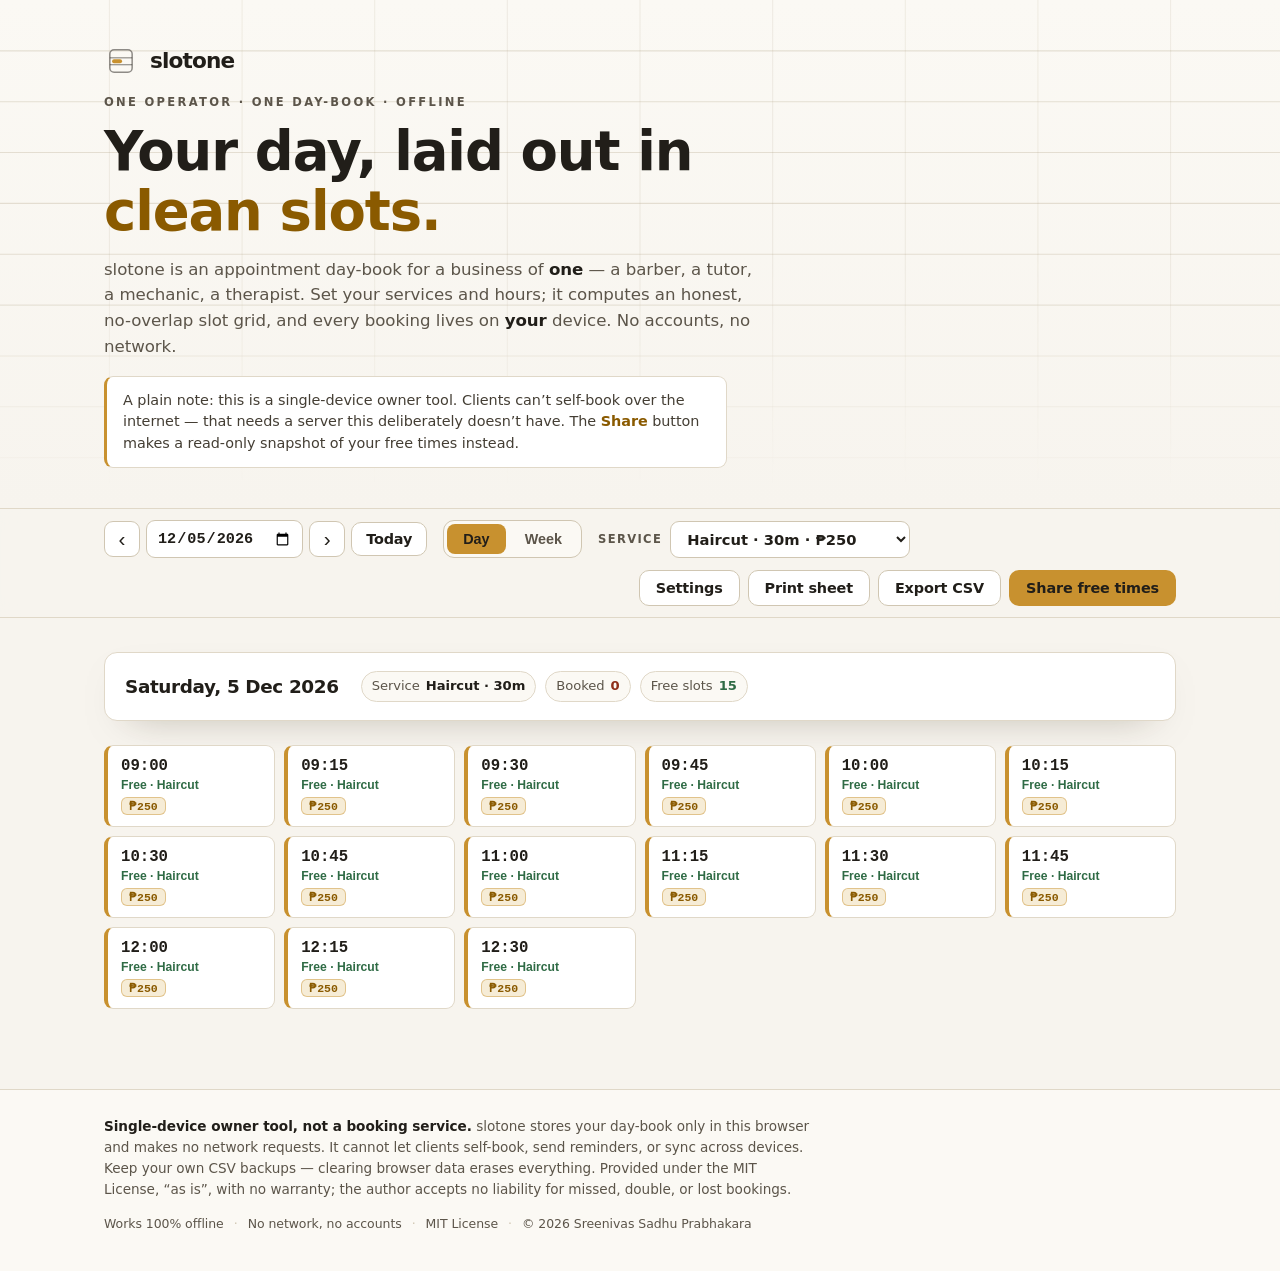
<file: index.html>
<!doctype html>
<html lang="en">
<head>
  <meta charset="utf-8">
  <meta name="viewport" content="width=device-width, initial-scale=1">
  <meta http-equiv="Content-Security-Policy" content="default-src 'self'; connect-src 'none'; img-src 'self' data:; base-uri 'none'; form-action 'none'; frame-ancestors 'none'; object-src 'none'">
  <title>slotone — a booking day-book for a one-person business</title>
  <meta name="description" content="A single-device appointment day-book for solo operators. Set your services and hours; slotone computes a clean, no-overlap slot grid, books into your local day-book, prints a day sheet, and exports CSV. Private and fully offline.">
  <meta name="color-scheme" content="light dark">
  <link rel="canonical" href="https://sreenivas-sadhu-prabhakara.github.io/slotone/">
  <meta name="robots" content="index, follow, max-image-preview:large">
  <meta name="author" content="Sreenivas Sadhu Prabhakara">
  <meta name="keywords" content="appointment book, booking day-book, solo business scheduling, barber booking, tutor scheduler, slot generator, no-overlap appointments, offline scheduling app, printable day sheet, availability snapshot">
  <meta name="theme-color" content="#17150F" media="(prefers-color-scheme: dark)">
  <meta name="theme-color" content="#F7F4EE" media="(prefers-color-scheme: light)">

  <!-- Open Graph -->
  <meta property="og:type" content="website">
  <meta property="og:site_name" content="slotone">
  <meta property="og:title" content="slotone — a booking day-book for a one-person business">
  <meta property="og:description" content="Set your services and hours; slotone computes a clean, no-overlap slot grid, books into your local day-book, prints a day sheet, and exports CSV. Private and fully offline.">
  <meta property="og:url" content="https://sreenivas-sadhu-prabhakara.github.io/slotone/">
  <meta property="og:locale" content="en_US">
  <meta property="og:image" content="https://sreenivas-sadhu-prabhakara.github.io/slotone/og-image.png">
  <meta property="og:image:width" content="1200">
  <meta property="og:image:height" content="630">
  <meta property="og:image:alt" content="slotone — one operator, one clean day-book">

  <!-- Twitter -->
  <meta name="twitter:card" content="summary_large_image">
  <meta name="twitter:title" content="slotone — a booking day-book for a one-person business">
  <meta name="twitter:description" content="Set your services and hours; slotone computes a clean, no-overlap slot grid, books into your local day-book, prints a day sheet, and exports CSV. Private and fully offline.">
  <meta name="twitter:image" content="https://sreenivas-sadhu-prabhakara.github.io/slotone/og-image.png">
  <meta name="twitter:image:alt" content="slotone — one operator, one clean day-book">

  <link rel="stylesheet" href="styles.css">
  <link rel="icon" href="favicon.svg" type="image/svg+xml">
  <link rel="apple-touch-icon" href="apple-touch-icon.png">
  <link rel="manifest" href="manifest.webmanifest">

  <!-- Structured data (data block; not affected by script-src) -->
  <script type="application/ld+json">
  {
    "@context": "https://schema.org",
    "@type": "WebApplication",
    "name": "slotone",
    "description": "A single-device appointment day-book for one-person businesses. Define services and working hours; slotone computes a no-overlap bookable slot grid respecting duration, buffer and blocked dates, books into a local day-book, prints a day sheet, exports CSV, and generates a shareable read-only availability snapshot. Private and fully offline.",
    "url": "https://sreenivas-sadhu-prabhakara.github.io/slotone/",
    "applicationCategory": "BusinessApplication",
    "operatingSystem": "Any (modern web browser)",
    "browserRequirements": "Requires a modern web browser with JavaScript enabled.",
    "isAccessibleForFree": true,
    "offers": { "@type": "Offer", "price": "0", "priceCurrency": "USD" },
    "license": "https://opensource.org/licenses/MIT",
    "author": { "@type": "Person", "name": "Sreenivas Sadhu Prabhakara" },
    "softwareVersion": "0.1.0",
    "featureList": [
      "Define services with duration, price and colour",
      "Set working hours per weekday plus slot interval and buffer",
      "Days off and one-off blocked dates",
      "Computed no-overlap slot grid for a day or a week",
      "Book appointments into a local day-book",
      "Printable day sheet",
      "Export bookings to RFC-4180 CSV",
      "Shareable read-only availability snapshot",
      "Runs 100% offline in your browser"
    ]
  }
  </script>
  <script type="application/ld+json">
  {
    "@context": "https://schema.org",
    "@type": "FAQPage",
    "mainEntity": [
      {
        "@type": "Question",
        "name": "Can my clients book their own appointments through slotone?",
        "acceptedAnswer": {
          "@type": "Answer",
          "text": "No. slotone is a single-device tool for the owner. Real self-booking needs a shared server that two people can reach at the same time, and slotone has no backend by design. Instead you book appointments yourself, and you can generate a read-only snapshot of your free times to send to a client so they can pick and message you."
        }
      },
      {
        "@type": "Question",
        "name": "How does slotone stop two appointments from overlapping?",
        "acceptedAnswer": {
          "@type": "Answer",
          "text": "A slot is offered only if the appointment plus its buffer fits inside your working hours and does not collide with any existing appointment's reserved time (its duration plus buffer) or any blocked range. The overlap test is half-open, so an appointment ending at 10:00 and one starting at 10:00 never conflict. This rule is unit-tested."
        }
      },
      {
        "@type": "Question",
        "name": "Where is my booking data stored?",
        "acceptedAnswer": {
          "@type": "Answer",
          "text": "Only in your own browser's local storage on this one device. A strict Content-Security-Policy blocks every network request, so nothing about your clients or schedule is ever transmitted. Clearing your browser data, or using a different device or browser, means the day-book is not there — so export a CSV backup regularly."
        }
      }
    ]
  }
  </script>
</head>
<body>
  <a class="skip-link" href="#daybook">Skip to my day-book</a>

  <!-- ============ HERO ============ -->
  <header class="hero" id="top">
    <div class="hero__grid" aria-hidden="true">
      <svg class="tgrid" viewBox="0 0 1440 460" preserveAspectRatio="xMidYMid slice" role="presentation">
        <g class="tgrid__lines"></g>
      </svg>
    </div>

    <div class="hero__inner">
      <div class="brandline">
        <svg class="brandmark" viewBox="0 0 32 32" aria-hidden="true">
          <rect x="5.5" y="5.5" width="21" height="21" rx="4" fill="none" stroke="currentColor" stroke-width="1.4" opacity="0.5"/>
          <line x1="5.5" y1="13" x2="26.5" y2="13" stroke="currentColor" stroke-width="1.1" opacity="0.5"/>
          <line x1="5.5" y1="19.5" x2="26.5" y2="19.5" stroke="currentColor" stroke-width="1.1" opacity="0.5"/>
          <rect x="7.6" y="14.4" width="9.4" height="3.6" rx="1.8" class="brandmark__fill"/>
        </svg>
        <span class="brandline__name">slotone</span>
      </div>
      <p class="eyebrow">One operator &middot; one day-book &middot; offline</p>
      <h1 class="hero__title">Your day, laid out in <span class="hero__accent">clean slots.</span></h1>
      <p class="hero__lede">
        slotone is an appointment day-book for a business of <em>one</em> &mdash; a barber, a tutor,
        a mechanic, a therapist. Set your services and hours; it computes an honest, no-overlap
        slot grid, and every booking lives on <em>your</em> device. No accounts, no network.
      </p>
      <p class="hero__honest">
        A plain note: this is a single-device owner tool. Clients can&rsquo;t self-book over the
        internet &mdash; that needs a server this deliberately doesn&rsquo;t have. The
        <strong>Share</strong> button makes a read-only snapshot of your free times instead.
      </p>
    </div>
  </header>

  <!-- ============ TOOLBAR ============ -->
  <div class="toolbar" id="daybook">
    <div class="toolbar__inner">
      <div class="datectl">
        <button type="button" class="navbtn" id="prevDay" aria-label="Previous day">&#8249;</button>
        <label class="datefield">
          <span class="visually-hidden">Selected date</span>
          <input type="date" id="dateInput" aria-label="Selected date">
        </label>
        <button type="button" class="navbtn" id="nextDay" aria-label="Next day">&#8250;</button>
        <button type="button" class="btn btn--ghost btn--today" id="todayBtn">Today</button>
      </div>

      <div class="viewctl" role="tablist" aria-label="View">
        <button type="button" class="viewtab is-active" id="tabDay" role="tab" aria-selected="true">Day</button>
        <button type="button" class="viewtab" id="tabWeek" role="tab" aria-selected="false">Week</button>
      </div>

      <div class="svcctl">
        <label class="svcpick">
          <span class="svcpick__label">Service</span>
          <select id="serviceSelect" aria-label="Service to book"></select>
        </label>
      </div>

      <div class="toolbar__actions">
        <button type="button" class="btn btn--ghost" id="settingsBtn" aria-expanded="false" aria-controls="settings">Settings</button>
        <button type="button" class="btn btn--ghost" id="printBtn">Print sheet</button>
        <button type="button" class="btn btn--ghost" id="exportBtn">Export CSV</button>
        <button type="button" class="btn btn--primary" id="shareBtn">Share free times</button>
      </div>
    </div>
  </div>

  <main>
    <!-- ============ SETTINGS (collapsible) ============ -->
    <section class="settings" id="settings" aria-label="Settings" hidden>
      <div class="settings__inner">
        <div class="settings__col">
          <h2 class="settings__h">Business</h2>
          <label class="field">
            <span class="field__label">Business name</span>
            <input type="text" id="bizName" maxlength="60" placeholder="e.g. Ada&rsquo;s Cuts" autocomplete="off">
          </label>
          <label class="field">
            <span class="field__label">Contact line for the share snapshot</span>
            <input type="text" id="bizContact" maxlength="90" placeholder="e.g. Message 0917-000-0000 to book" autocomplete="off">
          </label>

          <h2 class="settings__h">Grid rules</h2>
          <div class="tworow">
            <label class="field">
              <span class="field__label">Slot interval</span>
              <select id="interval">
                <option value="10">10 min</option>
                <option value="15" selected>15 min</option>
                <option value="20">20 min</option>
                <option value="30">30 min</option>
                <option value="60">60 min</option>
              </select>
            </label>
            <label class="field">
              <span class="field__label">Buffer after each appt</span>
              <select id="buffer">
                <option value="0" selected>0 min</option>
                <option value="5">5 min</option>
                <option value="10">10 min</option>
                <option value="15">15 min</option>
                <option value="30">30 min</option>
              </select>
            </label>
          </div>
          <p class="hint">The grid steps by the interval. Buffer is protected time <em>after</em> each booking (cleanup, notes) that nothing else may use.</p>
        </div>

        <div class="settings__col">
          <h2 class="settings__h">Working hours</h2>
          <div class="hours" id="hours"></div>
          <p class="hint">Untick a day to mark it off. Times are 24-hour, local to this device.</p>
        </div>

        <div class="settings__col">
          <div class="settings__hrow">
            <h2 class="settings__h settings__h--flush">Services</h2>
            <button type="button" class="btn btn--mini" id="addService">+ Add service</button>
          </div>
          <div class="services" id="servicesList"></div>

          <div class="settings__hrow">
            <h2 class="settings__h settings__h--flush">Blocked dates</h2>
            <button type="button" class="btn btn--mini" id="addBlock">+ Block a date</button>
          </div>
          <div class="blocks" id="blocksList"></div>
          <p class="hint">Block a whole date (holiday) or a time range within a date (dentist run, lunch).</p>
        </div>
      </div>
      <div class="settings__foot">
        <button type="button" class="btn btn--ghost btn--danger" id="wipeBtn">Erase all data</button>
        <span class="hint">Everything is saved to this browser only, as you type.</span>
      </div>
    </section>

    <!-- ============ DAY / WEEK HEADER ============ -->
    <section class="sheethead" id="sheetHead" aria-live="polite"></section>

    <!-- ============ THE GRID ============ -->
    <section class="grid" id="grid" aria-label="Slot grid"></section>
  </main>

  <!-- ============ BOOK DIALOG (non-modal panel) ============ -->
  <div class="sheet" id="bookSheet" hidden role="dialog" aria-modal="true" aria-labelledby="bookTitle">
    <div class="sheet__backdrop" id="bookBackdrop"></div>
    <div class="sheet__panel" role="document">
      <h2 class="sheet__title" id="bookTitle">Book a slot</h2>
      <p class="sheet__when" id="bookWhen"></p>
      <form id="bookForm" novalidate>
        <label class="field">
          <span class="field__label">Client name</span>
          <input type="text" id="clientName" maxlength="80" autocomplete="off" required>
        </label>
        <label class="field">
          <span class="field__label">Note <span class="field__opt">(optional)</span></span>
          <input type="text" id="clientNote" maxlength="140" autocomplete="off">
        </label>
        <div class="sheet__actions">
          <button type="button" class="btn btn--ghost" id="bookCancel">Cancel</button>
          <button type="submit" class="btn btn--primary" id="bookConfirm">Book it</button>
        </div>
      </form>
    </div>
  </div>

  <!-- ============ SHARE DIALOG ============ -->
  <div class="sheet" id="shareSheet" hidden role="dialog" aria-modal="true" aria-labelledby="shareTitle">
    <div class="sheet__backdrop" id="shareBackdrop"></div>
    <div class="sheet__panel sheet__panel--wide" role="document">
      <h2 class="sheet__title" id="shareTitle">Share your free times</h2>
      <p class="sheet__sub">A read-only snapshot of when you&rsquo;re open, for the dates shown. It is <strong>not</strong> a live booking page &mdash; clients read it and message you to book.</p>
      <div class="share__body" id="shareBody"></div>
      <div class="sheet__actions">
        <button type="button" class="btn btn--ghost" id="shareCopy">Copy as text</button>
        <button type="button" class="btn btn--ghost" id="sharePrint">Print snapshot</button>
        <button type="button" class="btn btn--primary" id="shareClose">Done</button>
      </div>
    </div>
  </div>

  <!-- toast -->
  <div class="toast" id="toast" role="status" aria-live="polite" hidden></div>

  <!-- ============ FOOTER ============ -->
  <footer class="foot">
    <div class="foot__inner">
      <p class="foot__disclaimer">
        <strong>Single-device owner tool, not a booking service.</strong> slotone stores your
        day-book only in this browser and makes no network requests. It cannot let clients self-book,
        send reminders, or sync across devices. Keep your own CSV backups &mdash; clearing browser data
        erases everything. Provided under the MIT License, &ldquo;as is&rdquo;, with no warranty; the
        author accepts no liability for missed, double, or lost bookings.
      </p>
      <p class="foot__meta">
        <span>Works 100% offline</span><span class="foot__dot">&middot;</span>
        <span>No network, no accounts</span><span class="foot__dot">&middot;</span>
        <span>MIT&nbsp;License</span><span class="foot__dot">&middot;</span>
        <span>&copy; 2026 Sreenivas&nbsp;Sadhu&nbsp;Prabhakara</span>
      </p>
    </div>
  </footer>

  <script src="app.js" defer></script>
</body>
</html>
</file>
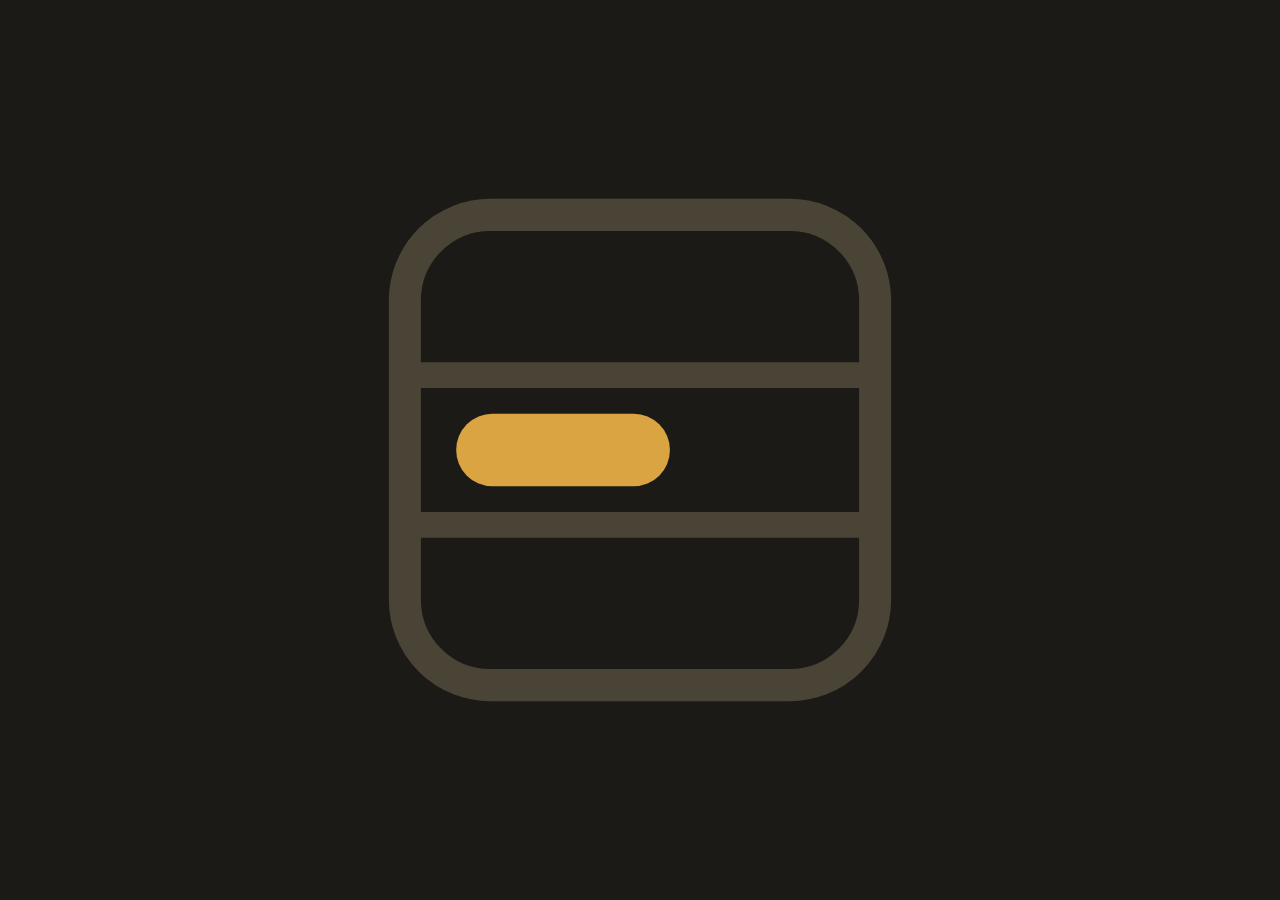
<file: assets/icon.html>
<!doctype html>
<html lang="en">
<head>
<meta charset="utf-8">
<style>
  * { box-sizing: border-box; margin: 0; padding: 0; }
  html, body { width: 100%; height: 100%; overflow: hidden; background: #1C1A17; }
  body { display: grid; place-items: center; }
  /* 12% safe padding on each side -> mark fills the middle 76vmin (maskable) */
  .mark { width: 76vmin; height: 76vmin; display: block; }
</style>
</head>
<body>
  <svg class="mark" viewBox="0 0 32 32" aria-hidden="true">
    <rect x="5" y="5" width="22" height="22" rx="4" fill="none" stroke="#4A4436" stroke-width="1.5"/>
    <line x1="5" y1="12.5" x2="27" y2="12.5" stroke="#4A4436" stroke-width="1.2"/>
    <line x1="5" y1="19.5" x2="27" y2="19.5" stroke="#4A4436" stroke-width="1.2"/>
    <rect x="7.4" y="14.3" width="10" height="3.4" rx="1.7" fill="#D9A441"/>
  </svg>
</body>
</html>
</file>
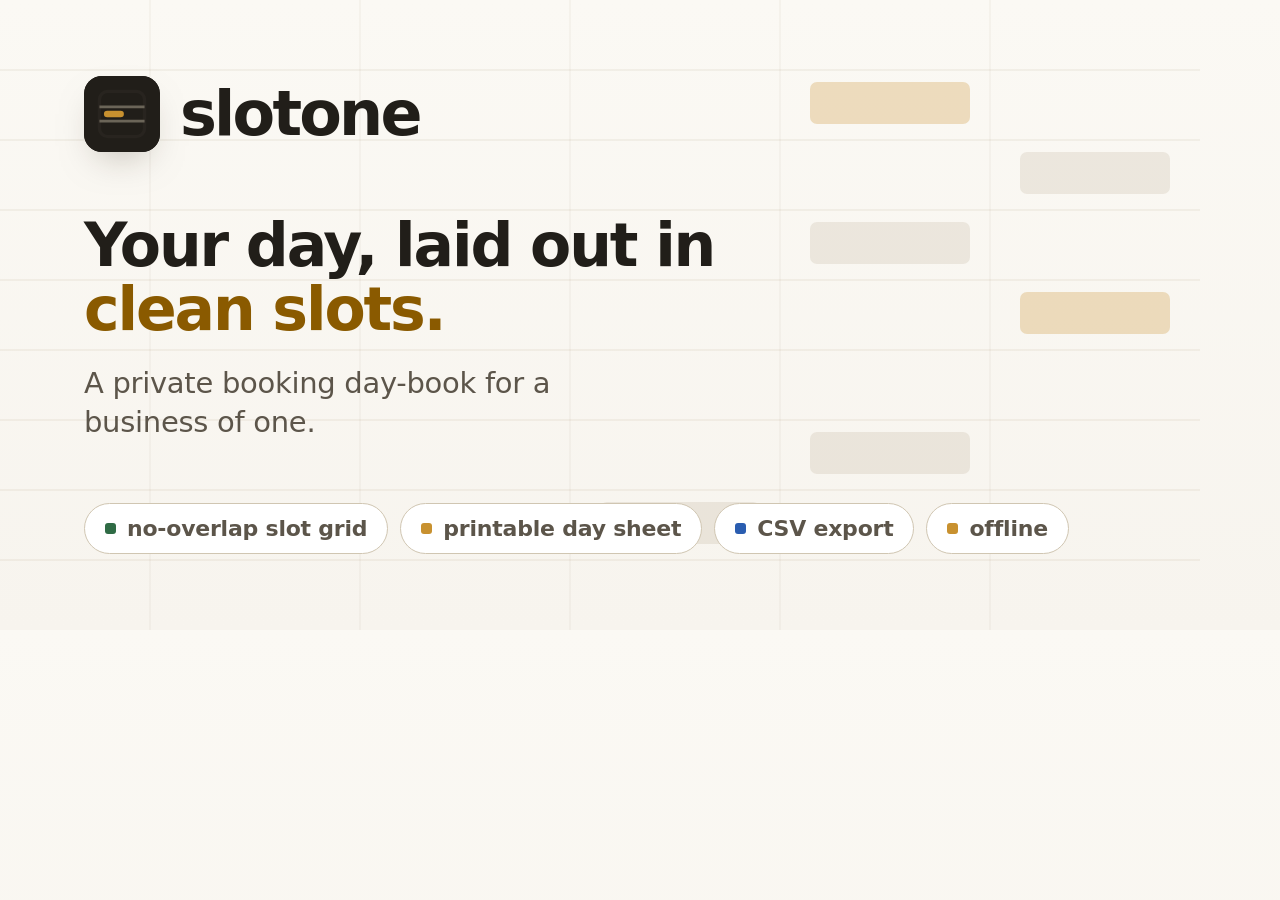
<file: assets/og.html>
<!doctype html>
<html lang="en">
<head>
<meta charset="utf-8">
<style>
  :root {
    --paper:  #F7F4EE;
    --card:   #FFFFFF;
    --line:   #E0D8C8;
    --line-s: #D0C6B2;
    --ink:    #211E19;
    --muted:  #5C554A;
    --brass:  #8A5A00;
    --brass-fill: #C8912F;
    --brass-pill: #F6ECD6;
    --cobalt: #2A5DB0;
    --free:   #2f6b45;
    --sans: system-ui, -apple-system, "Segoe UI", Roboto, Helvetica, Arial, sans-serif;
    --mono: ui-monospace, "SF Mono", Menlo, Consolas, "Liberation Mono", monospace;
  }
  * { box-sizing: border-box; margin: 0; padding: 0; }
  html, body { width: 1200px; height: 630px; overflow: hidden; }
  body {
    position: relative;
    background: linear-gradient(180deg, #FBF9F4 0%, #F7F4EE 100%);
    font-family: var(--sans);
    color: var(--ink);
    -webkit-font-smoothing: antialiased;
    font-variant-numeric: tabular-nums;
  }

  /* time-grid signature */
  .tgrid { position: absolute; inset: 0; width: 1200px; height: 630px; opacity: 1; }
  .tgrid line { stroke: rgba(140,120,80,0.16); stroke-width: 1; }
  .tgrid rect { fill: rgba(140,120,80,0.13); }
  .tgrid .accent { fill: rgba(200,145,47,0.28); }

  .frame {
    position: absolute; inset: 0;
    padding: 76px 84px;
    display: flex; flex-direction: column; justify-content: space-between;
  }

  .brand { display: flex; align-items: center; gap: 20px; }
  .mark {
    width: 76px; height: 76px; border-radius: 18px;
    background: var(--ink);
    box-shadow: 0 16px 40px -20px rgba(40,30,10,0.5);
  }
  .wordmark { font-size: 62px; font-weight: 800; letter-spacing: -0.045em; line-height: 1; color: var(--ink); }

  .headline { max-width: 960px; }
  .headline h1 {
    font-size: 60px; font-weight: 800; letter-spacing: -0.035em;
    line-height: 1.08; color: var(--ink);
  }
  .headline .accent { color: var(--brass); }
  .headline p {
    margin-top: 22px;
    font-size: 29px; font-weight: 500; letter-spacing: -0.01em;
    color: var(--muted); line-height: 1.35; max-width: 30ch;
  }

  .chips { display: flex; align-items: center; gap: 12px; }
  .chip {
    display: inline-flex; align-items: center; gap: 11px;
    padding: 12px 20px;
    border: 1px solid var(--line-s); border-radius: 999px;
    background: var(--card);
    font-size: 22px; font-weight: 600; letter-spacing: -0.01em; color: var(--muted);
  }
  .chip .dot { width: 11px; height: 11px; border-radius: 3px; }
  .chip .dot--brass { background: var(--brass-fill); }
  .chip .dot--free { background: var(--free); }
  .chip .dot--cobalt { background: var(--cobalt); }
</style>
</head>
<body>
  <!-- time-grid field -->
  <svg class="tgrid" viewBox="0 0 1200 630" preserveAspectRatio="none" aria-hidden="true">
    <line x1="0" y1="70" x2="1200" y2="70"/>
    <line x1="0" y1="140" x2="1200" y2="140"/>
    <line x1="0" y1="210" x2="1200" y2="210"/>
    <line x1="0" y1="280" x2="1200" y2="280"/>
    <line x1="0" y1="350" x2="1200" y2="350"/>
    <line x1="0" y1="420" x2="1200" y2="420"/>
    <line x1="0" y1="490" x2="1200" y2="490"/>
    <line x1="0" y1="560" x2="1200" y2="560"/>
    <line x1="150" y1="0" x2="150" y2="630" opacity="0.6"/>
    <line x1="360" y1="0" x2="360" y2="630" opacity="0.6"/>
    <line x1="570" y1="0" x2="570" y2="630" opacity="0.6"/>
    <line x1="780" y1="0" x2="780" y2="630" opacity="0.6"/>
    <line x1="990" y1="0" x2="990" y2="630" opacity="0.6"/>
    <!-- filled slot bars -->
    <rect x="810" y="82" width="160" height="42" rx="7" class="accent"/>
    <rect x="1020" y="152" width="150" height="42" rx="7"/>
    <rect x="810" y="222" width="160" height="42" rx="7"/>
    <rect x="1020" y="292" width="150" height="42" rx="7" class="accent"/>
    <rect x="600" y="502" width="160" height="42" rx="7"/>
    <rect x="810" y="432" width="160" height="42" rx="7"/>
  </svg>

  <div class="frame">
    <div class="brand">
      <svg class="mark" viewBox="0 0 32 32" aria-hidden="true">
        <rect width="32" height="32" rx="7" fill="#211E19"/>
        <rect x="6.5" y="6.5" width="19" height="19" rx="3.5" fill="none" stroke="#57514740" stroke-width="1.4" opacity="0.5"/>
        <line x1="6.5" y1="13" x2="25.5" y2="13" stroke="#6b6558" stroke-width="1.1"/>
        <line x1="6.5" y1="19" x2="25.5" y2="19" stroke="#6b6558" stroke-width="1.1"/>
        <rect x="8.4" y="14.6" width="8.4" height="2.8" rx="1.4" fill="#C8912F"/>
      </svg>
      <span class="wordmark">slotone</span>
    </div>

    <div class="headline">
      <h1>Your day, laid out in<br><span class="accent">clean slots.</span></h1>
      <p>A private booking day-book for a business of one.</p>
    </div>

    <div class="chips">
      <span class="chip"><span class="dot dot--free"></span>no-overlap slot grid</span>
      <span class="chip"><span class="dot dot--brass"></span>printable day sheet</span>
      <span class="chip"><span class="dot dot--cobalt"></span>CSV export</span>
      <span class="chip"><span class="dot dot--brass"></span>offline</span>
    </div>
  </div>
</body>
</html>
</file>
<file: styles.css>
/* ============================================================
   slotone — warm ink + brass, an appointment-card feel.
   Light-first; dark scheme via prefers-color-scheme.
   Motif: a time-grid of ruled rows and slots.
   ============================================================ */

:root {
  /* light (default) */
  --paper:    #F7F4EE;
  --card:     #FFFFFF;
  --card2:    #FBF9F4;
  --line:     #E0D8C8;
  --line-str: #D0C6B2;
  --ink:      #211E19;
  --ink-2:    #443E34;
  --muted:    #5C554A;
  --faint:    #726A5A;   /* dim but legible: placeholders/optional (>=4.5:1 on card) */
  --brass:    #8A5A00;   /* accent for text on light */
  --brass-fill:#C8912F;  /* accent fill */
  --brass-pill:#F6ECD6;
  --cobalt:   #1F4F99;
  --cobalt-pill:#EAF0FA;
  --free:     #2f6b45;
  --free-pill:#E3F2E9;
  --busy:     #8f2f1a;
  --busy-pill:#FBE9E4;
  --on-fill:  #211E19;   /* text on brass fill */
  --on-cobalt:#FFFFFF;

  --sans: system-ui, -apple-system, "Segoe UI", Roboto, Helvetica, Arial, sans-serif;
  --mono: ui-monospace, "SF Mono", Menlo, Consolas, "Liberation Mono", monospace;

  --radius: 13px;
  --radius-sm: 9px;
  --shadow: 0 14px 40px -26px rgba(40,30,10,0.55);
  --wrap: 1160px;
  --ease: cubic-bezier(0.22, 0.61, 0.36, 1);
  --tgrid-stroke: rgba(140,120,80,0.20);
}

@media (prefers-color-scheme: dark) {
  :root {
    --paper:    #17150F;
    --card:     #211E17;
    --card2:    #262218;
    --line:     #3A362B;
    --line-str: #4A4436;
    --ink:      #EDE7D9;
    --ink-2:    #D6CFBE;
    --muted:    #B0A791;
    --faint:    #948D78;
    --brass:    #D9A441;
    --brass-fill:#D9A441;
    --brass-pill:#3A2F14;
    --cobalt:   #7FA8E8;
    --cobalt-pill:#1B2740;
    --free:     #8FCE9F;
    --free-pill:#16281C;
    --busy:     #E8A08C;
    --busy-pill:#2E1A14;
    --on-fill:  #17150F;
    --on-cobalt:#17150F;
    --shadow:   0 18px 46px -26px rgba(0,0,0,0.8);
    --tgrid-stroke: rgba(217,164,65,0.14);
  }
}

* { box-sizing: border-box; }
html { -webkit-text-size-adjust: 100%; }

body {
  margin: 0;
  background: var(--paper);
  color: var(--ink);
  font-family: var(--sans);
  font-size: 16px;
  line-height: 1.55;
  letter-spacing: -0.003em;
  -webkit-font-smoothing: antialiased;
  text-rendering: optimizeLegibility;
  font-variant-numeric: tabular-nums;
}

h1, h2, h3 { margin: 0; font-weight: 700; letter-spacing: -0.02em; line-height: 1.1; }
p { margin: 0; }
em { font-style: normal; }

.visually-hidden {
  position: absolute; width: 1px; height: 1px; padding: 0; margin: -1px;
  overflow: hidden; clip: rect(0 0 0 0); white-space: nowrap; border: 0;
}

.skip-link {
  position: absolute; left: 12px; top: -60px;
  background: var(--brass-fill); color: var(--on-fill);
  padding: 10px 16px; border-radius: 10px; font-weight: 700;
  z-index: 80; transition: top 0.18s var(--ease); text-decoration: none;
}
.skip-link:focus { top: 12px; }

a:focus-visible,
button:focus-visible,
input:focus-visible,
select:focus-visible,
.viewtab:focus-visible {
  outline: 3px solid var(--brass-fill);
  outline-offset: 2px;
  border-radius: 6px;
}

.eyebrow {
  font-size: 0.72rem;
  text-transform: uppercase;
  letter-spacing: 0.2em;
  color: var(--muted);
  font-weight: 700;
  margin-top: 16px;
}

/* ============================================================
   HERO + time-grid signature
   ============================================================ */
.hero {
  position: relative;
  overflow: hidden;
  border-bottom: 1px solid var(--line);
  background:
    linear-gradient(180deg, var(--card2) 0%, var(--paper) 100%);
}
.hero__grid {
  position: absolute; inset: 0; z-index: 0;
  mask-image: linear-gradient(180deg, #000 0%, #000 50%, transparent 96%);
  -webkit-mask-image: linear-gradient(180deg, #000 0%, #000 50%, transparent 96%);
}
.tgrid { width: 100%; height: 100%; display: block; }
.tgrid__lines line { stroke: var(--tgrid-stroke); stroke-width: 1; }
.tgrid__lines rect { fill: var(--tgrid-stroke); }

.hero__inner {
  position: relative; z-index: 1;
  max-width: var(--wrap);
  margin: 0 auto;
  padding: clamp(26px, 4vw, 44px) clamp(20px, 5vw, 44px) clamp(26px, 3.4vw, 40px);
}

.brandline { display: flex; align-items: center; gap: 12px; color: var(--ink); }
.brandmark { width: 34px; height: 34px; flex: none; }
.brandmark__fill { fill: var(--brass-fill); }
.brandline__name {
  font-size: 1.35rem; font-weight: 800; letter-spacing: -0.04em;
}

.hero__title {
  font-size: clamp(2.05rem, 5.2vw, 3.4rem);
  margin: 10px 0 0;
  max-width: 16ch;
}
.hero__accent { color: var(--brass); }

.hero__lede {
  margin-top: 15px;
  max-width: 62ch;
  color: var(--muted);
  font-size: clamp(0.98rem, 1.3vw, 1.1rem);
}
.hero__lede em { color: var(--ink); font-weight: 600; }

.hero__honest {
  margin-top: 16px;
  max-width: 68ch;
  font-size: 0.9rem;
  line-height: 1.5;
  color: var(--ink-2);
  background: var(--card);
  border: 1px solid var(--line);
  border-left: 3px solid var(--brass-fill);
  border-radius: var(--radius-sm);
  padding: 13px 16px;
}
.hero__honest strong { color: var(--brass); }

/* ============================================================
   TOOLBAR (sticky)
   ============================================================ */
.toolbar {
  position: sticky; top: 0; z-index: 40;
  background: color-mix(in srgb, var(--paper) 90%, transparent);
  backdrop-filter: blur(10px);
  -webkit-backdrop-filter: blur(10px);
  border-bottom: 1px solid var(--line);
}
.toolbar__inner {
  max-width: var(--wrap);
  margin: 0 auto;
  padding: 11px clamp(16px, 5vw, 44px);
  display: flex; align-items: center; gap: 12px 16px; flex-wrap: wrap;
}

.datectl { display: flex; align-items: center; gap: 6px; }
.navbtn {
  width: 36px; height: 36px; flex: none;
  border: 1px solid var(--line-str); border-radius: 9px;
  background: var(--card); color: var(--ink);
  font-size: 1.3rem; line-height: 1; cursor: pointer;
  display: grid; place-items: center;
  transition: background 0.14s var(--ease), border-color 0.14s var(--ease);
}
.navbtn:hover { border-color: var(--brass-fill); background: var(--card2); }
.datefield input {
  font-family: var(--mono);
  font-size: 0.95rem; font-weight: 600;
  color: var(--ink);
  background: var(--card);
  border: 1px solid var(--line-str);
  border-radius: 9px;
  padding: 8px 10px;
  min-width: 0;
}

.viewctl {
  display: inline-flex; gap: 3px;
  background: var(--card2);
  border: 1px solid var(--line-str);
  border-radius: 11px; padding: 3px;
}
.viewtab {
  border: none; background: transparent;
  color: var(--muted); font-weight: 700; font-size: 0.9rem;
  padding: 7px 16px; border-radius: 8px; cursor: pointer;
  transition: background 0.14s var(--ease), color 0.14s var(--ease);
}
.viewtab:hover { color: var(--ink); }
.viewtab.is-active { background: var(--brass-fill); color: var(--on-fill); }

.svcctl { display: flex; align-items: center; }
.svcpick { display: inline-flex; align-items: center; gap: 8px; }
.svcpick__label {
  font-size: 0.72rem; text-transform: uppercase; letter-spacing: 0.12em;
  font-weight: 700; color: var(--muted);
}

select {
  font-family: var(--sans); font-size: 0.92rem; font-weight: 600;
  color: var(--ink); background: var(--card);
  border: 1px solid var(--line-str); border-radius: 9px;
  padding: 8px 12px; cursor: pointer;
  max-width: 240px;
}

.toolbar__actions { display: flex; gap: 8px; flex-wrap: wrap; margin-left: auto; }

/* buttons */
.btn {
  font-family: var(--sans); font-weight: 700; font-size: 0.9rem;
  letter-spacing: -0.01em; border-radius: 10px; cursor: pointer;
  border: 1px solid transparent; padding: 9px 16px;
  transition: transform 0.12s var(--ease), background 0.14s var(--ease), border-color 0.14s var(--ease);
}
.btn:active { transform: translateY(1px); }
.btn--primary { background: var(--brass-fill); color: var(--on-fill); }
.btn--primary:hover { background: color-mix(in srgb, var(--brass-fill) 82%, #fff); }
.btn--ghost { background: var(--card); color: var(--ink); border-color: var(--line-str); }
.btn--ghost:hover { border-color: var(--brass-fill); background: var(--card2); }
.btn--today { padding: 8px 14px; }
.btn--mini { font-size: 0.78rem; padding: 6px 12px; background: var(--card); color: var(--ink); border-color: var(--line-str); }
.btn--mini:hover { border-color: var(--brass-fill); }
.btn--danger { color: var(--busy); border-color: var(--busy); }
.btn--danger:hover { background: var(--busy-pill); border-color: var(--busy); }

/* ============================================================
   SETTINGS
   ============================================================ */
.settings {
  border-bottom: 1px solid var(--line);
  background: var(--card2);
}
.settings__inner {
  max-width: var(--wrap);
  margin: 0 auto;
  padding: clamp(20px, 3vw, 30px) clamp(20px, 5vw, 44px);
  display: grid;
  grid-template-columns: repeat(3, minmax(0, 1fr));
  gap: 26px;
}
.settings__col { min-width: 0; display: flex; flex-direction: column; gap: 12px; }
.settings__h {
  font-size: 0.72rem; text-transform: uppercase; letter-spacing: 0.14em;
  color: var(--muted); font-weight: 800;
  margin-top: 6px;
}
.settings__h:first-child { margin-top: 0; }
.settings__h--flush { margin: 0; }
.settings__hrow { display: flex; align-items: center; justify-content: space-between; gap: 12px; margin-top: 8px; }
.settings__hrow:first-child { margin-top: 0; }

.field { display: flex; flex-direction: column; gap: 5px; min-width: 0; }
.field__label { font-size: 0.78rem; font-weight: 600; color: var(--muted); }
.field__opt { font-weight: 500; color: var(--muted); }
.field input[type=text],
.field input[type=date],
.field input[type=time],
.field input[type=number] {
  font-family: var(--sans); font-size: 0.95rem;
  color: var(--ink); background: var(--card);
  border: 1px solid var(--line-str); border-radius: var(--radius-sm);
  padding: 9px 11px; width: 100%;
}
.field input::placeholder { color: var(--faint); }
.field select { width: 100%; max-width: none; }
.tworow { display: grid; grid-template-columns: 1fr 1fr; gap: 12px; }
.hint { font-size: 0.8rem; color: var(--muted); line-height: 1.45; }
.hint em { color: var(--ink-2); font-weight: 600; }

/* working hours rows */
.hours { display: flex; flex-direction: column; gap: 7px; }
.hourrow {
  display: grid;
  grid-template-columns: auto 1fr auto 1fr;
  align-items: center; gap: 8px;
  padding: 6px 8px; border-radius: 9px;
  border: 1px solid var(--line);
  background: var(--card);
}
.hourrow.is-off { opacity: 0.6; }
.hourrow__toggle { display: inline-flex; align-items: center; gap: 8px; min-width: 0; }
.hourrow__toggle input { width: 16px; height: 16px; accent-color: var(--brass-fill); flex: none; }
.hourrow__day { font-size: 0.82rem; font-weight: 700; color: var(--ink); width: 2.4ch; }
.hourrow input[type=time] {
  font-family: var(--mono); font-size: 0.85rem; padding: 6px 7px;
  color: var(--ink); background: var(--card2);
  border: 1px solid var(--line-str); border-radius: 7px; width: 100%;
}
.hourrow__dash { color: var(--muted); text-align: center; font-size: 0.85rem; }
.hourrow.is-off input[type=time] { visibility: hidden; }
.hourrow.is-off .hourrow__dash { visibility: hidden; }

/* services */
.services { display: flex; flex-direction: column; gap: 8px; }
.svcitem {
  display: grid;
  grid-template-columns: auto 1fr auto auto auto;
  align-items: center; gap: 8px;
  padding: 7px 9px; border-radius: 9px;
  border: 1px solid var(--line); background: var(--card);
}
.svcitem__swatch {
  width: 18px; height: 18px; flex: none; border-radius: 5px;
  border: 1px solid var(--line-str); cursor: pointer; padding: 0;
  overflow: hidden;
}
.svcitem__swatch input { opacity: 0; width: 100%; height: 100%; cursor: pointer; }
.svcitem input[type=text] {
  font-size: 0.88rem; padding: 6px 8px; min-width: 0;
  color: var(--ink); background: var(--card2);
  border: 1px solid var(--line-str); border-radius: 7px;
}
.svcitem input[type=number] {
  font-family: var(--mono); font-size: 0.82rem; padding: 6px 6px; width: 5.5ch;
  color: var(--ink); background: var(--card2);
  border: 1px solid var(--line-str); border-radius: 7px; text-align: right;
  -moz-appearance: textfield;
}
.svcitem input[type=number]::-webkit-outer-spin-button,
.svcitem input[type=number]::-webkit-inner-spin-button { -webkit-appearance: none; margin: 0; }
.svcitem__unit { font-size: 0.72rem; color: var(--muted); }
.rmbtn {
  width: 26px; height: 26px; flex: none; border-radius: 7px;
  border: 1px solid var(--line-str); background: var(--card2);
  color: var(--busy); font-size: 1rem; line-height: 1; cursor: pointer;
  display: grid; place-items: center;
}
.rmbtn:hover { background: var(--busy-pill); border-color: var(--busy); }

/* blocks */
.blocks { display: flex; flex-direction: column; gap: 8px; }
.blockitem {
  display: grid; grid-template-columns: 1fr auto auto auto; align-items: center; gap: 7px;
  padding: 7px 9px; border-radius: 9px;
  border: 1px solid var(--line); background: var(--card);
}
.blockitem input[type=date] {
  font-family: var(--mono); font-size: 0.82rem; padding: 6px 7px; min-width: 0;
  color: var(--ink); background: var(--card2);
  border: 1px solid var(--line-str); border-radius: 7px;
}
.blockitem input[type=time] {
  font-family: var(--mono); font-size: 0.8rem; padding: 6px 5px; width: 8.5ch;
  color: var(--ink); background: var(--card2);
  border: 1px solid var(--line-str); border-radius: 7px;
}
.blockitem__to { font-size: 0.78rem; color: var(--muted); }

.settings__foot {
  max-width: var(--wrap); margin: 0 auto;
  padding: 0 clamp(20px, 5vw, 44px) clamp(20px, 3vw, 28px);
  display: flex; align-items: center; gap: 14px; flex-wrap: wrap;
}

/* ============================================================
   SHEET HEADER (day/week summary)
   ============================================================ */
.sheethead {
  max-width: var(--wrap); margin: 0 auto;
  padding: clamp(22px, 3.5vw, 34px) clamp(20px, 5vw, 44px) 0;
}
.sheethead__card {
  border: 1px solid var(--line); border-radius: var(--radius);
  background: var(--card);
  padding: 18px 20px;
  display: flex; flex-wrap: wrap; align-items: center; gap: 10px 22px;
  box-shadow: var(--shadow);
}
.sheethead__title { font-size: 1.15rem; }
.sheethead__title em { color: var(--brass); }
.sheethead__facts { display: flex; flex-wrap: wrap; gap: 7px 9px; }
.fact {
  display: inline-flex; align-items: baseline; gap: 6px;
  font-size: 0.82rem; color: var(--muted);
  background: var(--card2); border: 1px solid var(--line);
  padding: 4px 10px; border-radius: 999px;
}
.fact b { color: var(--ink); font-weight: 700; }
.fact--free b { color: var(--free); }
.fact--busy b { color: var(--busy); }

/* ============================================================
   THE GRID
   ============================================================ */
.grid {
  max-width: var(--wrap); margin: 0 auto;
  padding: clamp(16px, 2.4vw, 24px) clamp(20px, 5vw, 44px) clamp(48px, 7vw, 80px);
}

.emptyday {
  border: 1px dashed var(--line-str); border-radius: var(--radius);
  padding: 40px 24px; text-align: center; color: var(--muted);
  background: var(--card2);
}
.emptyday strong { display: block; color: var(--ink); font-size: 1.05rem; margin-bottom: 6px; }

/* --- day view: a column of slots --- */
.daylist { display: grid; grid-template-columns: repeat(auto-fill, minmax(150px, 1fr)); gap: 9px; }

.slot {
  display: flex; flex-direction: column; gap: 3px;
  text-align: left; width: 100%;
  border: 1px solid var(--line); border-radius: var(--radius-sm);
  background: var(--card); color: var(--ink);
  padding: 11px 13px; cursor: pointer;
  transition: border-color 0.13s var(--ease), background 0.13s var(--ease), transform 0.1s var(--ease);
  position: relative;
  border-left: 4px solid var(--free);
}
.slot:hover { border-color: var(--brass-fill); transform: translateY(-1px); }
.slot__time { font-family: var(--mono); font-weight: 700; font-size: 0.98rem; }
.slot__tag { font-size: 0.76rem; color: var(--free); font-weight: 700; }

.slot--busy {
  cursor: default; border-left-color: var(--busy);
  background: var(--card2);
}
.slot--busy:hover { transform: none; border-color: var(--line); border-left-color: var(--busy); }
.slot--busy .slot__time { color: var(--ink); }
.slot__client { font-size: 0.86rem; font-weight: 600; color: var(--ink); }
.slot__svc { font-size: 0.76rem; color: var(--muted); }
.slot__note { font-size: 0.76rem; color: var(--muted); font-style: italic; }
.slot__cancel {
  position: absolute; top: 7px; right: 7px;
  width: 22px; height: 22px; border-radius: 6px;
  border: 1px solid var(--line-str); background: var(--card);
  color: var(--busy); font-size: 0.9rem; line-height: 1; cursor: pointer;
  display: grid; place-items: center; opacity: 0; transition: opacity 0.12s var(--ease);
}
.slot--busy:hover .slot__cancel,
.slot__cancel:focus-visible { opacity: 1; }

.slot--blocked {
  cursor: default; opacity: 0.7;
  border-left-color: var(--line-str);
  background: repeating-linear-gradient(135deg, var(--card2), var(--card2) 8px, var(--card) 8px, var(--card) 16px);
}
.slot--blocked:hover { transform: none; border-color: var(--line); }
.slot--blocked .slot__tag { color: var(--muted); }

.slot__pricepill {
  align-self: flex-start; margin-top: 2px;
  font-family: var(--mono); font-size: 0.72rem; font-weight: 700;
  color: var(--brass); background: var(--brass-pill);
  border: 1px solid color-mix(in srgb, var(--brass-fill) 45%, transparent);
  padding: 1px 7px; border-radius: 6px;
}

/* --- week view --- */
.week {
  display: grid; grid-template-columns: repeat(7, minmax(0, 1fr)); gap: 8px;
  overflow-x: auto;
}
.weekcol { min-width: 128px; display: flex; flex-direction: column; }
.weekcol__head {
  position: sticky; top: 0;
  padding: 8px 6px; text-align: center;
  border: 1px solid var(--line); border-radius: 9px 9px 0 0;
  background: var(--card2);
}
.weekcol__head.is-today { border-color: var(--brass-fill); background: var(--brass-pill); }
.weekcol__dow { font-size: 0.7rem; text-transform: uppercase; letter-spacing: 0.1em; color: var(--muted); font-weight: 700; }
.weekcol__date { font-family: var(--mono); font-size: 1.1rem; font-weight: 700; color: var(--ink); }
.weekcol__body {
  border: 1px solid var(--line); border-top: none; border-radius: 0 0 9px 9px;
  padding: 6px; display: flex; flex-direction: column; gap: 5px;
  flex: 1; background: var(--card);
}
.wslot {
  display: flex; justify-content: space-between; align-items: center; gap: 6px;
  border: 1px solid var(--line); border-radius: 7px;
  background: var(--card2); color: var(--ink);
  padding: 6px 8px; cursor: pointer; font-size: 0.8rem;
  border-left: 3px solid var(--free);
  transition: border-color 0.12s var(--ease);
  text-align: left; width: 100%;
}
.wslot:hover { border-color: var(--brass-fill); }
.wslot__t { font-family: var(--mono); font-weight: 700; }
.wslot--busy { border-left-color: var(--busy); cursor: default; }
.wslot--busy:hover { border-color: var(--line); border-left-color: var(--busy); }
.wslot--busy .wslot__who { color: var(--muted); overflow: hidden; text-overflow: ellipsis; white-space: nowrap; }
.wslot--more { justify-content: center; color: var(--muted); font-weight: 700; border-style: dashed; border-left-style: solid; cursor: default; }
.weekcol__off { flex: 1; display: grid; place-items: center; color: var(--muted); font-size: 0.78rem; padding: 16px 4px; }

/* ============================================================
   SHEET / DIALOG
   ============================================================ */
.sheet { position: fixed; inset: 0; z-index: 90; display: grid; place-items: center; padding: 20px; }
.sheet[hidden] { display: none; }
.sheet__backdrop { position: absolute; inset: 0; background: rgba(20,16,8,0.5); backdrop-filter: blur(2px); }
.sheet__panel {
  position: relative;
  width: min(440px, 100%);
  background: var(--card); color: var(--ink);
  border: 1px solid var(--line-str); border-radius: var(--radius);
  box-shadow: 0 30px 70px -20px rgba(0,0,0,0.55);
  padding: 22px 22px 20px;
}
.sheet__panel--wide { width: min(600px, 100%); max-height: 84vh; overflow-y: auto; }
.sheet__title { font-size: 1.2rem; }
.sheet__when { margin-top: 6px; font-family: var(--mono); font-weight: 700; color: var(--brass); }
.sheet__sub { margin-top: 8px; font-size: 0.86rem; color: var(--muted); line-height: 1.5; }
.sheet__sub strong { color: var(--ink); }
#bookForm { margin-top: 16px; display: flex; flex-direction: column; gap: 14px; }
.sheet__actions { display: flex; justify-content: flex-end; gap: 10px; margin-top: 6px; }

.share__body { margin-top: 16px; display: flex; flex-direction: column; gap: 14px; }
.share__biz { font-size: 1.05rem; font-weight: 800; letter-spacing: -0.02em; }
.share__contact { font-size: 0.9rem; color: var(--brass); font-weight: 600; }
.shareday { border: 1px solid var(--line); border-radius: var(--radius-sm); overflow: hidden; }
.shareday__head {
  padding: 8px 12px; background: var(--card2); border-bottom: 1px solid var(--line);
  font-weight: 700; font-size: 0.9rem;
}
.shareday__times { padding: 10px 12px; display: flex; flex-wrap: wrap; gap: 6px; }
.sharechip {
  font-family: var(--mono); font-size: 0.8rem; font-weight: 700;
  color: var(--free); background: var(--free-pill);
  border: 1px solid color-mix(in srgb, var(--free) 40%, transparent);
  padding: 3px 9px; border-radius: 6px;
}
.shareday__none { padding: 10px 12px; color: var(--muted); font-size: 0.85rem; font-style: italic; }
.share__foot { font-size: 0.78rem; color: var(--muted); line-height: 1.45; border-top: 1px solid var(--line); padding-top: 12px; }

/* toast */
.toast {
  position: fixed; left: 50%; bottom: 26px; transform: translateX(-50%);
  z-index: 100;
  background: var(--ink); color: var(--paper);
  padding: 11px 20px; border-radius: 999px;
  font-size: 0.9rem; font-weight: 600;
  box-shadow: 0 14px 34px -12px rgba(0,0,0,0.5);
}
.toast[hidden] { display: none; }

/* ============================================================
   FOOTER
   ============================================================ */
.foot { border-top: 1px solid var(--line); background: var(--card2); }
.foot__inner { max-width: var(--wrap); margin: 0 auto; padding: 26px clamp(20px, 5vw, 44px) 38px; }
.foot__disclaimer { font-size: 0.85rem; color: var(--muted); max-width: 82ch; line-height: 1.55; }
.foot__disclaimer strong { color: var(--ink); }
.foot__meta { margin-top: 14px; display: flex; flex-wrap: wrap; gap: 8px 10px; font-size: 0.78rem; color: var(--muted); }
.foot__dot { color: var(--line-str); }

/* ============================================================
   RESPONSIVE
   ============================================================ */
@media (max-width: 940px) {
  .settings__inner { grid-template-columns: 1fr 1fr; }
  .settings__col:nth-child(3) { grid-column: 1 / -1; }
}
@media (max-width: 720px) {
  .settings__inner { grid-template-columns: 1fr; }
  .settings__col:nth-child(3) { grid-column: auto; }
  .toolbar__actions { margin-left: 0; width: 100%; }
  .toolbar__actions .btn { flex: 1; }
  .svcctl { width: 100%; }
  .svcpick { width: 100%; }
  .svcpick select { flex: 1; max-width: none; }
}

/* ============================================================
   REDUCED MOTION
   ============================================================ */
@media (prefers-reduced-motion: reduce) {
  * { animation-duration: 0.001ms !important; animation-iteration-count: 1 !important; transition-duration: 0.001ms !important; }
}

/* ============================================================
   PRINT — clean B/W day sheet
   ============================================================ */
@media print {
  :root {
    --ink: #000; --muted: #333; --card: #fff; --card2: #fff;
    --line: #bbb; --line-str: #888; --brass: #000; --free: #000; --busy: #000;
  }
  body { background: #fff; color: #000; }
  .hero, .toolbar, .settings, .foot__meta, .skip-link, .slot__cancel { display: none !important; }
  main { padding: 0; }
  .sheethead { padding: 0 0 10px; }
  .sheethead__card { border: 1px solid #000; box-shadow: none; padding: 12px 0; border-left: none; border-right: none; }
  .sheethead__title em { color: #000; text-decoration: underline; }
  .fact { border: 1px solid #888; background: #fff; }
  .fact b, .fact--free b, .fact--busy b { color: #000; }

  .grid { padding: 0; max-width: none; }
  .daylist { display: block; }
  .slot {
    break-inside: avoid; border: 1px solid #999; border-left: 3px solid #000 !important;
    box-shadow: none; margin-bottom: 6px; padding: 8px 10px;
    display: grid; grid-template-columns: 90px 1fr; gap: 2px 12px; align-items: baseline;
  }
  .slot__time { grid-row: 1 / 4; }
  .slot--blocked { background: #f0f0f0 !important; }
  .slot__pricepill { border: 1px solid #000; background: #fff; color: #000; }
  .slot__tag { color: #000; }

  .week { display: block; }
  .weekcol { break-inside: avoid; margin-bottom: 10px; }
  .weekcol__head, .weekcol__body { border-color: #000; }
  .weekcol__head.is-today { background: #eee; }
  .wslot { border: 1px solid #999; border-left: 3px solid #000; background: #fff; }

  .sheet:not([hidden]) .sheet__backdrop { display: none; }
  .share__body .sharechip { border: 1px solid #000; background: #fff; color: #000; }

  @page { margin: 14mm; }
}
</file>
